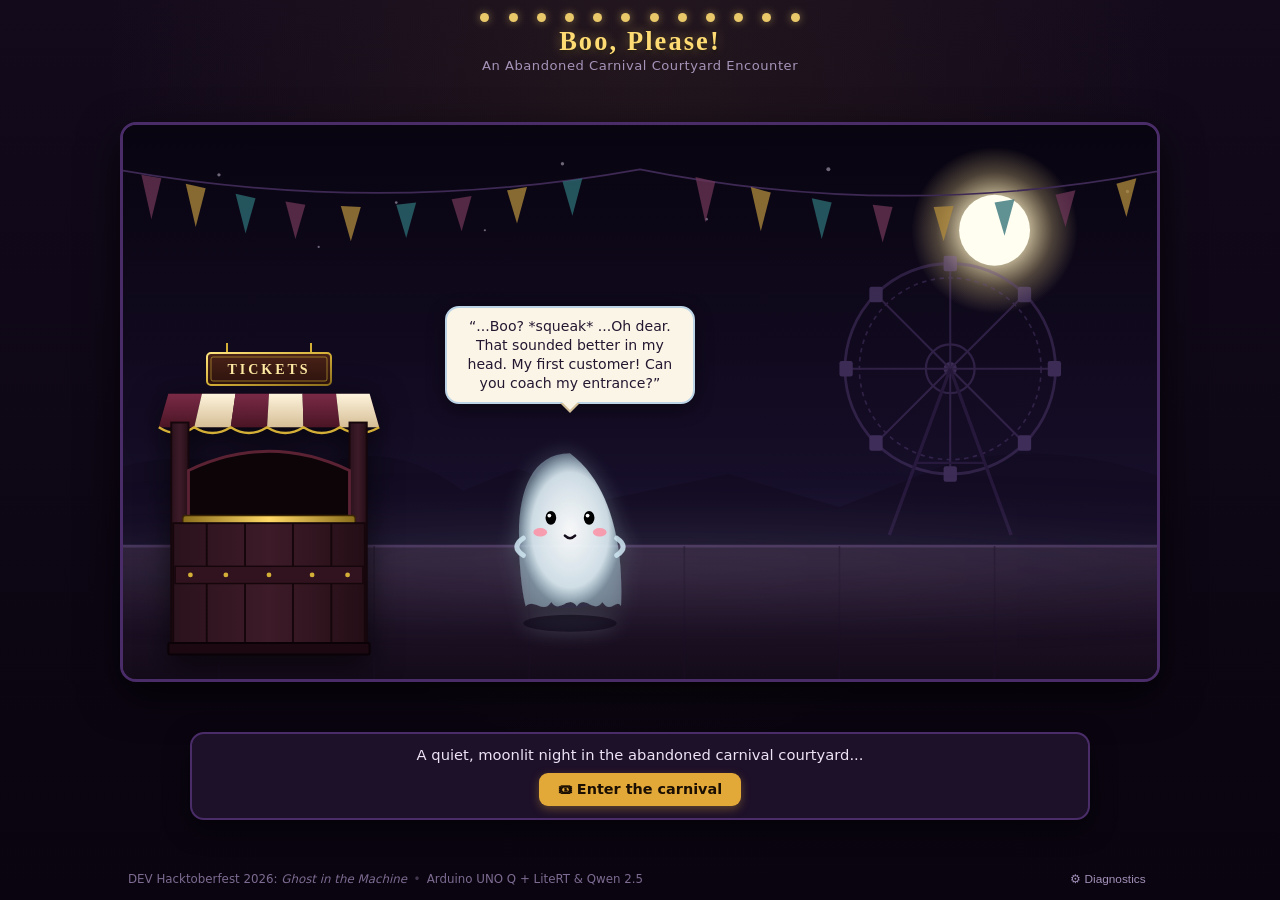
<file: static/index.html>
<!DOCTYPE html>
<!--
  SPDX-FileCopyrightText: Copyright (C) 2026 Boo, Please! Project
  SPDX-License-Identifier: MPL-2.0
-->
<html lang="en">
<head>
  <meta charset="UTF-8">
  <meta name="viewport" content="width=device-width, initial-scale=1.0">
  <title>Boo, Please! — Abandoned Carnival Courtyard</title>
  <link rel="stylesheet" href="/static/style.css">
</head>
<body>
  <!-- Abandoned Carnival Courtyard Experience -->
  <div class="carnival-app-shell">
    <!-- Atmospheric Carnival Marquee Header -->
    <header class="booth-header">
      <div class="light-bulbs-row" aria-hidden="true">
        <span class="bulb"></span><span class="bulb"></span><span class="bulb"></span><span class="bulb"></span>
        <span class="bulb"></span><span class="bulb"></span><span class="bulb"></span><span class="bulb"></span>
        <span class="bulb"></span><span class="bulb"></span><span class="bulb"></span><span class="bulb"></span>
      </div>
      <h1 class="theatrical-title">Boo, Please!</h1>
      <p class="booth-subtitle">An Abandoned Carnival Courtyard Encounter</p>
    </header>

    <!-- Shared Landscape Scene (Fills most of desktop viewport) -->
    <main class="courtyard-scene" id="courtyardScene" aria-label="Abandoned Carnival Courtyard">
      <!-- Distant Moonlit Sky, Ferris Wheel Silhouette & Faded Bunting Backdrop -->
      <svg class="scene-backdrop" viewBox="0 0 1000 500" preserveAspectRatio="xMidYMid slice" aria-hidden="true">
        <defs>
          <!-- Deep Night Carnival Sky Gradient -->
          <linearGradient id="skyGrad" x1="0%" y1="0%" x2="0%" y2="100%">
            <stop offset="0%" stop-color="#080410" />
            <stop offset="55%" stop-color="#140c24" />
            <stop offset="85%" stop-color="#1c1635" />
            <stop offset="100%" stop-color="#261a38" />
          </linearGradient>

          <!-- Pale Moon Radial Glow -->
          <radialGradient id="moonGlow" cx="50%" cy="50%" r="50%">
            <stop offset="0%" stop-color="#fffced" stop-opacity="0.95" />
            <stop offset="40%" stop-color="#faecc0" stop-opacity="0.75" />
            <stop offset="70%" stop-color="#e3cb88" stop-opacity="0.3" />
            <stop offset="100%" stop-color="#e3cb88" stop-opacity="0" />
          </radialGradient>

          <!-- Boardwalk Walkway Texture Gradient -->
          <linearGradient id="groundGrad" x1="0%" y1="0%" x2="0%" y2="100%">
            <stop offset="0%" stop-color="#2a1e36" />
            <stop offset="30%" stop-color="#21152a" />
            <stop offset="100%" stop-color="#140b1a" />
          </linearGradient>
        </defs>

        <!-- Sky Backdrop -->
        <rect width="1000" height="500" fill="url(#skyGrad)" />

        <!-- Distant Pale Glowing Moon -->
        <circle cx="820" cy="95" r="75" fill="url(#moonGlow)" />
        <circle cx="820" cy="95" r="32" fill="#fffef0" />

        <!-- Distant Faint Stars -->
        <g fill="#e6dcf5" opacity="0.45">
          <circle cx="120" cy="45" r="1.5" /><circle cx="280" cy="70" r="1.2" />
          <circle cx="430" cy="35" r="1.5" /><circle cx="560" cy="85" r="1.2" />
          <circle cx="670" cy="40" r="1.8" /><circle cx="940" cy="60" r="1.5" />
          <circle cx="210" cy="110" r="1.0" /><circle cx="360" cy="95" r="1.0" />
        </g>

        <!-- Distant Carnival Silhouettes (Big Top Tents & Coaster Track) -->
        <path d="M 0 380 L 0 320 Q 90 280 180 325 Q 260 270 340 330 L 390 310 L 460 340 L 580 315 L 680 345 L 780 305 Q 890 280 1000 330 L 1000 380 Z" fill="#120a1f" opacity="0.6" />

        <!-- Moonlit Ferris Wheel Silhouette (Center-Right Distant) -->
        <g opacity="0.35" transform="translate(680, 110)">
          <!-- Outer Wheel Rings -->
          <circle cx="100" cy="110" r="95" fill="none" stroke="#684a8c" stroke-width="2.5" />
          <circle cx="100" cy="110" r="82" fill="none" stroke="#684a8c" stroke-width="1.5" stroke-dasharray="4,4" />
          <circle cx="100" cy="110" r="22" fill="none" stroke="#684a8c" stroke-width="2" />
          <circle cx="100" cy="110" r="6" fill="#8c6ab8" />

          <!-- Wheel Spokes -->
          <line x1="100" y1="15" x2="100" y2="205" stroke="#684a8c" stroke-width="1.8" />
          <line x1="5" y1="110" x2="195" y2="110" stroke="#684a8c" stroke-width="1.8" />
          <line x1="33" y1="43" x2="167" y2="177" stroke="#684a8c" stroke-width="1.8" />
          <line x1="33" y1="177" x2="167" y2="43" stroke="#684a8c" stroke-width="1.8" />

          <!-- Passenger Gondolas -->
          <rect x="94" y="8" width="12" height="14" rx="2" fill="#8c6ab8" />
          <rect x="94" y="198" width="12" height="14" rx="2" fill="#8c6ab8" />
          <rect x="0" y="103" width="12" height="14" rx="2" fill="#8c6ab8" />
          <rect x="188" y="103" width="12" height="14" rx="2" fill="#8c6ab8" />
          <rect x="27" y="36" width="12" height="14" rx="2" fill="#8c6ab8" />
          <rect x="161" y="170" width="12" height="14" rx="2" fill="#8c6ab8" />
          <rect x="27" y="170" width="12" height="14" rx="2" fill="#8c6ab8" />
          <rect x="161" y="36" width="12" height="14" rx="2" fill="#8c6ab8" />

          <!-- Support Tower Legs -->
          <line x1="100" y1="110" x2="45" y2="260" stroke="#4a3068" stroke-width="3" />
          <line x1="100" y1="110" x2="155" y2="260" stroke="#4a3068" stroke-width="3" />
          <line x1="68" y1="195" x2="132" y2="195" stroke="#4a3068" stroke-width="2" />
        </g>

        <!-- Overhead Faded Carnival Bunting Strings -->
        <g class="faded-bunting">
          <!-- String Swags -->
          <path d="M 0 35 Q 250 85 500 40 Q 750 90 1000 35" fill="none" stroke="#3d2954" stroke-width="1.5" />
          
          <!-- Triangular Pennants (Faded Plum, Amber & Teal) -->
          <polygon points="50,45 68,48 59,85" fill="#6b3456" opacity="0.75" />
          <polygon points="90,53 108,57 99,92" fill="#b08b3c" opacity="0.75" />
          <polygon points="135,62 153,66 144,98" fill="#2d6e75" opacity="0.75" />
          <polygon points="180,69 198,72 189,103" fill="#6b3456" opacity="0.75" />
          <polygon points="230,73 248,74 239,105" fill="#b08b3c" opacity="0.75" />
          <polygon points="280,72 298,70 289,102" fill="#2d6e75" opacity="0.75" />
          <polygon points="330,67 348,64 339,96" fill="#6b3456" opacity="0.75" />
          <polygon points="380,59 398,56 389,89" fill="#b08b3c" opacity="0.75" />
          <polygon points="430,51 448,48 439,82" fill="#2d6e75" opacity="0.75" />

          <polygon points="550,47 568,51 559,88" fill="#6b3456" opacity="0.75" />
          <polygon points="600,56 618,61 609,96" fill="#b08b3c" opacity="0.75" />
          <polygon points="655,66 673,70 664,103" fill="#2d6e75" opacity="0.75" />
          <polygon points="710,72 728,74 719,106" fill="#6b3456" opacity="0.75" />
          <polygon points="765,74 783,73 774,105" fill="#b08b3c" opacity="0.75" />
          <polygon points="820,70 838,67 829,100" fill="#2d6e75" opacity="0.75" />
          <polygon points="875,63 893,59 884,92" fill="#6b3456" opacity="0.75" />
          <polygon points="930,53 948,48 939,83" fill="#b08b3c" opacity="0.75" />
        </g>

        <!-- Foreground Boardwalk / Courtyard Walkway -->
        <rect x="0" y="380" width="1000" height="120" fill="url(#groundGrad)" />
        <line x1="0" y1="380" x2="1000" y2="380" stroke="#443257" stroke-width="2.5" />
        <!-- Boardwalk plank lines -->
        <g stroke="#1a0f24" stroke-width="1.5" opacity="0.6">
          <line x1="120" y1="380" x2="120" y2="500" /><line x1="260" y1="380" x2="260" y2="500" />
          <line x1="400" y1="380" x2="400" y2="500" /><line x1="540" y1="380" x2="540" y2="500" />
          <line x1="680" y1="380" x2="680" y2="500" /><line x1="820" y1="380" x2="820" y2="500" />
        </g>
      </svg>

      <!-- Ambient Drifting Mist Layer -->
      <div class="ambient-mist-container" aria-hidden="true">
        <div class="mist-drift-cloud mist-layer-1"></div>
        <div class="mist-drift-cloud mist-layer-2"></div>
      </div>

      <!-- LEFT PROP: Weathered Carnival Ticket Booth -->
      <div class="courtyard-ticket-booth" id="ticketBooth" aria-label="Weathered Carnival Ticket Booth">
        <!-- Swinging Brass-Framed "TICKETS" Sign -->
        <div class="booth-sign-wrapper" aria-hidden="true">
          <svg viewBox="0 0 140 45" class="booth-sign swinging-sign">
            <defs>
              <linearGradient id="signWoodGrad" x1="0%" y1="0%" x2="0%" y2="100%">
                <stop offset="0%" stop-color="#4a2218" />
                <stop offset="100%" stop-color="#2c120c" />
              </linearGradient>
              <linearGradient id="signBrassGrad" x1="0%" y1="0%" x2="100%" y2="100%">
                <stop offset="0%" stop-color="#ffe680" />
                <stop offset="50%" stop-color="#d4af37" />
                <stop offset="100%" stop-color="#8a6d1c" />
              </linearGradient>
            </defs>
            <!-- Hanging Chains -->
            <line x1="28" y1="0" x2="28" y2="12" stroke="#d4af37" stroke-width="2" />
            <line x1="112" y1="0" x2="112" y2="12" stroke="#d4af37" stroke-width="2" />
            <!-- Signboard Frame -->
            <rect x="8" y="10" width="124" height="32" rx="4" fill="url(#signWoodGrad)" stroke="url(#signBrassGrad)" stroke-width="2" />
            <!-- Inner Gold Border -->
            <rect x="12" y="14" width="116" height="24" rx="2" fill="none" stroke="#d4af37" stroke-width="1" stroke-opacity="0.6" />
            <!-- Text: TICKETS -->
            <text x="70" y="31" fill="#ffeaa3" font-family="'Cinzel', Georgia, serif" font-size="14" font-weight="bold" letter-spacing="3" text-anchor="middle">TICKETS</text>
          </svg>
        </div>

        <!-- Ticket Booth Canopy & Window Structure -->
        <svg viewBox="0 0 240 320" class="booth-structure-svg" aria-hidden="true">
          <defs>
            <linearGradient id="boothWood" x1="0%" y1="0%" x2="100%" y2="0%">
              <stop offset="0%" stop-color="#2a121c" />
              <stop offset="50%" stop-color="#3d1b28" />
              <stop offset="100%" stop-color="#240e16" />
            </linearGradient>
            <linearGradient id="awningPlum" x1="0%" y1="0%" x2="0%" y2="100%">
              <stop offset="0%" stop-color="#7a2a46" />
              <stop offset="100%" stop-color="#4a1525" />
            </linearGradient>
            <linearGradient id="awningCream" x1="0%" y1="0%" x2="0%" y2="100%">
              <stop offset="0%" stop-color="#fdf3dc" />
              <stop offset="100%" stop-color="#d6be96" />
            </linearGradient>
            <linearGradient id="counterBrass" x1="0%" y1="0%" x2="100%" y2="0%">
              <stop offset="0%" stop-color="#8a6d1c" />
              <stop offset="50%" stop-color="#ffd966" />
              <stop offset="100%" stop-color="#8a6d1c" />
            </linearGradient>
          </defs>

          <!-- Weathered Awning Roof (Scalloped Stripes) -->
          <polygon points="15,45 225,45 235,80 5,80" fill="#240e16" />
          <polygon points="15,45 50,45 42,80 5,80" fill="url(#awningPlum)" />
          <polygon points="50,45 85,45 80,80 42,80" fill="url(#awningCream)" />
          <polygon points="85,45 120,45 118,80 80,80" fill="url(#awningPlum)" />
          <polygon points="120,45 155,45 156,80 118,80" fill="url(#awningCream)" />
          <polygon points="155,45 190,45 194,80 156,80" fill="url(#awningPlum)" />
          <polygon points="190,45 225,45 235,80 194,80" fill="url(#awningCream)" />
          <!-- Awning scalloped valance fringe -->
          <path d="M 5 80 Q 24 92 42 80 Q 61 92 80 80 Q 99 92 118 80 Q 137 92 156 80 Q 175 92 194 80 Q 214 92 235 80" fill="none" stroke="#d4af37" stroke-width="2.5" />

          <!-- Side Corner Posts -->
          <rect x="18" y="75" width="18" height="240" fill="url(#boothWood)" stroke="#15060b" stroke-width="2" />
          <rect x="204" y="75" width="18" height="240" fill="url(#boothWood)" stroke="#15060b" stroke-width="2" />

          <!-- Arched Service Window Frame (Behind which ghost hides and reveals) -->
          <path d="M 36 175 L 36 125 Q 120 85 204 125 L 204 175 Z" fill="#0d0408" stroke="#5a2233" stroke-width="3" />

          <!-- Service Window Sill / Brass Rail -->
          <rect x="30" y="172" width="180" height="10" rx="3" fill="url(#counterBrass)" stroke="#3a2505" stroke-width="1.5" />

          <!-- SOLID OPAQUE FRONT LOWER COUNTER (Physical Hiding Barrier) -->
          <rect x="20" y="180" width="200" height="135" fill="url(#boothWood)" stroke="#15060b" stroke-width="2" />
          
          <!-- Wood Planks Detailing -->
          <line x1="55" y1="180" x2="55" y2="315" stroke="#15060b" stroke-width="2" />
          <line x1="95" y1="180" x2="95" y2="315" stroke="#15060b" stroke-width="2" />
          <line x1="145" y1="180" x2="145" y2="315" stroke="#15060b" stroke-width="2" />
          <line x1="185" y1="180" x2="185" y2="315" stroke="#15060b" stroke-width="2" />
          <!-- Horizontal Brace & Rivets -->
          <rect x="22" y="225" width="196" height="18" fill="#30131e" stroke="#15060b" stroke-width="1.5" />
          <circle cx="38" cy="234" r="2.5" fill="#d4af37" />
          <circle cx="75" cy="234" r="2.5" fill="#d4af37" />
          <circle cx="120" cy="234" r="2.5" fill="#d4af37" />
          <circle cx="165" cy="234" r="2.5" fill="#d4af37" />
          <circle cx="202" cy="234" r="2.5" fill="#d4af37" />

          <!-- Lower Base Molding -->
          <rect x="15" y="305" width="210" height="12" rx="2" fill="#1b0810" stroke="#0a0206" stroke-width="2" />
        </svg>
      </div>

      <!-- SHARED COURTYARD STAGE ACTORS AREA -->
      <div class="courtyard-stage-actors" aria-label="Courtyard Performance Stage">

        <!-- GHOST ACTOR: Nested Position -> Viewport/Clipping -> Motion -> SVG Artwork -->
        <div class="actor-container actor-ghost" id="ghostPosNode" aria-label="Casper the Carnival Ghost">
          <!-- Ghost Speech Bubble (Anchored Above Ghost) -->
          <div class="dialogue-bubble ghost-bubble" id="ghostDialogue" role="status" aria-live="polite">
            <p id="dialogueText">“...Boo? *squeak* ...Oh dear. That sounded better in my head. My first customer! Can you coach my entrance?”</p>
          </div>

          <!-- Concealment Clipping Viewport (Clips at bottom of counter) -->
          <div class="ghost-viewport" id="ghostViewportNode">
            <!-- Motion Bobbing Wrapper (Decoupled from world position and face expressions) -->
            <div class="ghost-motion" id="ghostMotionNode">
              <!-- Ghost Wrapper & Inline SVG Artwork -->
              <div class="ghost-wrapper" id="ghostCharacter">
                <svg id="ghostSvg" viewBox="0 0 200 240" class="ghost-svg ghost-embarrassed" role="img" aria-label="Casper the earnest cloth ghost">
                  <defs>
                    <radialGradient id="ghostGlow" cx="50%" cy="50%" r="50%">
                      <stop offset="0%" stop-color="#ffffff" stop-opacity="0.95" />
                      <stop offset="75%" stop-color="#e2f1f8" stop-opacity="0.85" />
                      <stop offset="100%" stop-color="#b8dce8" stop-opacity="0.4" />
                    </radialGradient>
                    <filter id="shadowFilter" x="-20%" y="-20%" width="140%" height="140%">
                      <feDropShadow dx="0" dy="12" stdDeviation="8" flood-color="#0a0514" flood-opacity="0.45" />
                    </filter>
                  </defs>

                  <ellipse cx="100" cy="225" rx="55" ry="10" class="stage-shadow" />

                  <g class="ghost-body-group" filter="url(#shadowFilter)">
                    <path id="ghostSheet" class="ghost-sheet" d="
                      M 100 25
                      C 55 25, 40 70, 40 120
                      C 40 165, 45 195, 48 205
                      C 58 195, 68 215, 78 200
                      C 88 215, 98 190, 108 205
                      C 118 190, 128 215, 138 200
                      C 148 215, 155 195, 160 205
                      C 162 165, 160 70, 100 25 Z
                    " fill="url(#ghostGlow)" />

                    <ellipse id="blushLeft" cx="65" cy="118" rx="8" ry="5" class="blush" />
                    <ellipse id="blushRight" cx="135" cy="118" rx="8" ry="5" class="blush" />

                    <g id="ghostEyes" class="ghost-eyes">
                      <ellipse id="eyeLeft" cx="75" cy="98" rx="7" ry="9" class="eye-pupil" />
                      <ellipse id="eyeRight" cx="125" cy="98" rx="7" ry="9" class="eye-pupil" />
                      <circle id="eyeShineLeft" cx="73" cy="95" r="2.5" fill="#fff" />
                      <circle id="eyeShineRight" cx="123" cy="95" r="2.5" fill="#fff" />
                    </g>

                    <path id="ghostMouth" class="ghost-mouth mouth-embarrassed" d="M 94 122 Q 100 128 106 122" />

                    <path id="armLeft" class="ghost-arm" d="M 45 125 Q 30 135 45 145" />
                    <path id="armRight" class="ghost-arm" d="M 155 125 Q 170 135 155 145" />
                  </g>
                </svg>
              </div>
            </div>
          </div>
        </div>

        <!-- BARNABY ACTOR: Nested Position -> Motion/Waddle -> SVG Artwork -->
        <div class="actor-container actor-visitor" id="visitorPosNode" aria-label="Barnaby the Clockwork Tin Bear">
          <!-- Visitor Speech Bubble (Anchored Above Barnaby) -->
          <div class="dialogue-bubble visitor-bubble hidden" id="visitorDialogue" role="status" aria-live="polite">
            <p id="visitorDialogueText">...</p>
          </div>

          <!-- Motion / Walking Waddle Wrapper -->
          <div class="visitor-motion" id="visitorMotionNode">
            <!-- Visitor Wrapper & Inline SVG Artwork -->
            <div class="visitor-wrapper" id="visitorCharacter">
              <svg id="visitorSvg" viewBox="0 0 160 200" class="visitor-svg visitor-idle" role="img" aria-label="Barnaby the Clockwork Tin Bear">
                <defs>
                  <linearGradient id="tinGradient" x1="0%" y1="0%" x2="100%" y2="100%">
                    <stop offset="0%" stop-color="#a67c52" />
                    <stop offset="40%" stop-color="#805933" />
                    <stop offset="100%" stop-color="#4a3018" />
                  </linearGradient>
                  <linearGradient id="brassGradient" x1="0%" y1="0%" x2="100%" y2="100%">
                    <stop offset="0%" stop-color="#ffe270" />
                    <stop offset="50%" stop-color="#d4af37" />
                    <stop offset="100%" stop-color="#8c701e" />
                  </linearGradient>
                </defs>

                <ellipse cx="80" cy="188" rx="42" ry="8" class="visitor-shadow" />

                <!-- Winding Key on Back -->
                <g id="windingKey" class="winding-key">
                  <path d="M 125 105 L 145 105" stroke="#d4af37" stroke-width="4" stroke-linecap="round" />
                  <circle cx="148" cy="98" r="9" fill="none" stroke="#d4af37" stroke-width="3" />
                  <circle cx="148" cy="112" r="9" fill="none" stroke="#d4af37" stroke-width="3" />
                </g>

                <!-- Body -->
                <rect x="50" y="80" width="60" height="75" rx="18" fill="url(#tinGradient)" stroke="#2b1a0b" stroke-width="2.5" />
                <rect x="62" y="96" width="36" height="42" rx="10" fill="url(#brassGradient)" opacity="0.9" stroke="#5a4212" stroke-width="1.5" />
                <circle cx="67" cy="102" r="1.5" fill="#3a2505" />
                <circle cx="93" cy="102" r="1.5" fill="#3a2505" />
                <circle cx="67" cy="132" r="1.5" fill="#3a2505" />
                <circle cx="93" cy="132" r="1.5" fill="#3a2505" />

                <!-- Head -->
                <circle cx="80" cy="55" r="32" fill="url(#tinGradient)" stroke="#2b1a0b" stroke-width="2.5" />
                <circle cx="56" cy="30" r="12" fill="url(#tinGradient)" stroke="#2b1a0b" stroke-width="2" />
                <circle cx="56" cy="30" r="6" fill="url(#brassGradient)" />
                <circle cx="104" cy="30" r="12" fill="url(#tinGradient)" stroke="#2b1a0b" stroke-width="2" />
                <circle cx="104" cy="30" r="6" fill="url(#brassGradient)" />

                <!-- Face -->
                <circle id="visitorEyeL" cx="70" cy="50" r="5" fill="#150d06" />
                <circle cx="68" cy="48" r="1.5" fill="#fff" />
                <circle id="visitorEyeR" cx="90" cy="50" r="5" fill="#150d06" />
                <circle cx="88" cy="48" r="1.5" fill="#fff" />

                <ellipse cx="80" cy="62" rx="14" ry="10" fill="#d9b68b" stroke="#331e0c" stroke-width="1.5" />
                <polygon points="76,57 84,57 80,63" fill="#2b1a0b" />
                <path id="visitorMouth" d="M 76 66 Q 80 69 84 66" fill="none" stroke="#2b1a0b" stroke-width="2" stroke-linecap="round" />

                <!-- Arms -->
                <path id="visitorArmL" class="visitor-arm" d="M 48 95 Q 36 115 50 125" fill="none" stroke="url(#tinGradient)" stroke-width="8" stroke-linecap="round" />
                <path id="visitorArmR" class="visitor-arm" d="M 112 95 Q 124 115 110 125" fill="none" stroke="url(#tinGradient)" stroke-width="8" stroke-linecap="round" />

                <!-- Feet -->
                <ellipse cx="62" cy="160" rx="14" ry="8" fill="url(#brassGradient)" stroke="#2b1a0b" stroke-width="2" />
                <ellipse cx="98" cy="160" rx="14" ry="8" fill="url(#brassGradient)" stroke="#2b1a0b" stroke-width="2" />
              </svg>
            </div>
          </div>
        </div>

      </div>
    </main>

    <!-- COMPACT CONTEXTUAL CONTROL DOCK (Directly below landscape scene) -->
    <section class="control-dock" id="controlDock" aria-label="Game Control Dock">

      <!-- Recoverable Error Notification Banner -->
      <div id="recoverableErrorBanner" class="error-banner hidden" role="alert">
        <span id="errorMessage">Communication paused. Please try again.</span>
        <button id="retryErrorBtn" class="btn btn-sm btn-secondary">🔄 Try Again</button>
      </div>

      <!-- STEP 1: Arrival Screen (User-Clicked "Enter the carnival") -->
      <div id="stepArrival" class="game-step-view">
        <div class="step-narrative">
          <p>A quiet, moonlit night in the abandoned carnival courtyard...</p>
        </div>
        <button id="startCoachingBtn" class="btn btn-primary" aria-label="Enter the carnival courtyard">
          🎟 Enter the carnival
        </button>
      </div>

      <!-- STEP 2: Entrance Coaching Screen -->
      <div id="stepCoaching" class="game-step-view hidden">
        <div class="step-narrative">
          <label for="coachInput" class="step-label">How should our ghost make its entrance?</label>
        </div>
        <form id="coachForm" class="coach-form">
          <div class="coach-input-group">
            <input 
              type="text" 
              id="coachInput" 
              class="coach-input" 
              placeholder="e.g. Hide behind the ticket booth, then spooky boo" 
              autocomplete="off" 
              maxlength="150" 
              aria-label="Coaching instruction for the ghost"
            />
            <button type="submit" id="coachBtn" class="btn btn-primary">Plan Entrance</button>
          </div>
        </form>
        <div class="coach-chips-row" aria-label="Disclosed entrance plans">
          <button type="button" class="coach-chip" data-text="Hide behind the ticket booth, then spooky boo">“Hide behind the ticket booth, then spooky boo”</button>
          <button type="button" class="coach-chip" data-text="Pause for suspense, then whisper boo">“Pause for suspense, then whisper boo”</button>
          <button type="button" class="coach-chip" data-text="Creep in slow motion, then spooky boo">“Creep in slow motion, then spooky boo”</button>
          <button type="button" class="coach-chip" data-text="Hide behind the booth, then emerge">“Hide behind the booth, then emerge”</button>
        </div>
        <div id="coachingThinking" class="thinking-indicator hidden" aria-live="polite">
          <span class="thinking-spinner" aria-hidden="true">⏳</span>
          <span>The ghost is pondering your plan on UNO Q machine brain...</span>
        </div>
      </div>

      <!-- STEP 3: Optional Sound Demonstration Screen -->
      <div id="stepRecording" class="game-step-view hidden">
        <div class="step-narrative">
          <p id="soundPromptText">Our ghost needs to hear your sound to rehearse!</p>
        </div>
        <div class="controls-row primary-controls" id="recordingInitialControls">
          <button id="recordBtn" class="btn btn-record" aria-label="Record sound demonstration">
            <span class="record-icon" aria-hidden="true"></span>
            <span id="recordBtnText">Record Sound (2–3s)</span>
          </button>
          <button id="reuseAudioBtn" class="btn btn-secondary hidden" aria-label="Reuse previous recorded sound">
            🔁 Use Kept Recording
          </button>
          <button id="defaultSoundBtn" class="btn btn-tertiary" aria-label="Use default ghost sound without recording">
            👻 Use Ghost Squeak
          </button>
        </div>
        <!-- Recording Meter -->
        <div id="recordingFeedback" class="recording-feedback hidden" aria-live="assertive">
          <div class="meter-bar"><div id="meterProgress" class="meter-fill"></div></div>
          <p id="meterStatus">Listening closely to your sound...</p>
        </div>
        <!-- Keep / Retry Row -->
        <div id="soundDecisionRow" class="controls-row hidden">
          <button id="keepSoundBtn" class="btn btn-primary">
            ✓ Keep Sound & Rehearse
          </button>
          <button id="retrySoundBtn" class="btn btn-secondary">
            🔄 Try Sound Again
          </button>
        </div>
      </div>

      <!-- STEP 4: Performance View (Active Animation Banner) -->
      <div id="stepPerformance" class="game-step-view hidden">
        <div class="performance-banner" id="performanceBanner" aria-live="polite">
          <span class="theatre-mask" aria-hidden="true">🎭</span>
          <span id="performanceActionText">Rehearsing Entrance...</span>
        </div>
      </div>

      <!-- STEP 5: Outcome & Revision Screen -->
      <div id="stepOutcome" class="game-step-view hidden">
        <div class="controls-row outcome-buttons">
          <button id="reviseBtn" class="btn btn-primary">
            ✏ Rehearse Another Entrance
          </button>
          <button id="againSlowerBtn" class="btn btn-secondary">
            ⏳ Again, but slower
          </button>
          <button id="finaleBtn" class="btn btn-gold">
            🌟 Grand Finale Performance
          </button>
        </div>
      </div>

      <!-- STEP 6: Earned Grand Finale Screen -->
      <div id="stepFinale" class="game-step-view hidden">
        <div class="step-narrative finale-narrative">
          <p id="finaleNarrativeText">🎉 The Carnival Phantom has found its haunt! Warm bulbs flash and the crowd cheers!</p>
        </div>
        <button id="restartBtn" class="btn btn-primary">
          🔄 Restart Show
        </button>
      </div>

    </section>

    <!-- Footer with Developer Panel Toggle -->
    <footer class="booth-footer">
      <div class="booth-info">
        <span>DEV Hacktoberfest 2026: <em>Ghost in the Machine</em></span>
        <span class="sep">•</span>
        <span>Arduino UNO Q + LiteRT & Qwen 2.5</span>
      </div>
      <button id="toggleDiagBtn" class="btn-text-diag" aria-expanded="false" aria-controls="diagnosticsPanel">
        ⚙ Diagnostics
      </button>
    </footer>
  </div>

  <!-- Developer Diagnostics Drawer (Initially Collapsed) -->
  <aside id="diagnosticsPanel" class="diagnostics-drawer hidden" aria-label="Model Diagnostics View">
    <div class="diag-header">
      <h2>Model & Hardware Diagnostics</h2>
      <button id="closeDiagBtn" class="btn-close" aria-label="Close diagnostics">&times;</button>
    </div>
    <div class="diag-content">
      <div class="diag-card">
        <h3>Edge Inference Environment</h3>
        <ul>
          <li><strong>Host Device:</strong> Arduino UNO Q Linux (<code>aarch64</code> Qualcomm SoC)</li>
          <li><strong>Microcontroller:</strong> STM32U585xx Cortex-M33 (Bridge RPC)</li>
          <li><strong>Display:</strong> Physical 8×13 Grayscale LED Matrix (Status: decoupled)</li>
          <li><strong>Audio Model:</strong> YAMNet TFLite (15.3 MB, LiteRT CPU XNNPACK)</li>
          <li><strong>Instruction LLM:</strong> Qwen 2.5 0.5B Instruct (469 MB GGUF, <code>llama-server</code>)</li>
        </ul>
      </div>

      <div class="diag-card">
        <h3>Active Act Plan & Semantic Coaching</h3>
        <table class="diag-table" id="diagPlanTable">
          <tbody>
            <tr><th>Actions Planned:</th><td id="diagPlanActions">—</td></tr>
            <tr><th>Pace:</th><td id="diagPlanPace">—</td></tr>
            <tr><th>Needs Sound:</th><td id="diagPlanSound">—</td></tr>
            <tr><th>LLM Latency:</th><td id="diagPlanLatency">—</td></tr>
            <tr><th>Token Speed:</th><td id="diagPlanTokenSpeed">—</td></tr>
            <tr><th>Dialogue Line:</th><td id="diagPlanDialogue">—</td></tr>
          </tbody>
        </table>
      </div>

      <div class="diag-card">
        <h3>Performance Outcome & Game Rule</h3>
        <table class="diag-table" id="diagOutcomeTable">
          <tbody>
            <tr><th>Visitor Reaction:</th><td id="diagOutcomeResult">—</td></tr>
            <tr><th>Rule Applied:</th><td id="diagOutcomeRule">—</td></tr>
            <tr><th>Rule Explanation:</th><td id="diagRuleExplanation">—</td></tr>
            <tr><th>Pace Effect:</th><td id="diagPaceEffect">—</td></tr>
            <tr><th>LED Matrix RPC:</th><td id="diagMatrixStatus">skipped (animation firmware active)</td></tr>
          </tbody>
        </table>
      </div>

      <div class="diag-card">
        <h3>Audio Classifier (YAMNet)</h3>
        <table class="diag-table" id="diagAudioTable">
          <tbody>
            <tr><th>Active Audio ID:</th><td id="diagAudioId">—</td></tr>
            <tr><th>Audio Source:</th><td id="diagAudioSource">—</td></tr>
            <tr><th>Inference Latency:</th><td id="diagInferLatency">—</td></tr>
            <tr><th>Audio Duration / RMS:</th><td id="diagAudioMetrics">—</td></tr>
            <tr><th>Top Category:</th><td id="diagCategory">—</td></tr>
          </tbody>
        </table>
        <ol id="diagTopClassesList" class="diag-classes-list">
          <li><em>Awaiting recording inference...</em></li>
        </ol>
      </div>
    </div>
  </aside>

  <script src="/static/app.js"></script>
</body>
</html>
</file>
<file: static/style.css>
/*
  SPDX-FileCopyrightText: Copyright (C) 2026 Boo, Please! Project
  SPDX-License-Identifier: MPL-2.0
*/

:root {
  --color-plum-dark: #0e0717;
  --color-plum-mid: #1d1029;
  --color-plum-light: #361f4c;
  --color-plum-border: #4a2d68;
  --color-gold: #e2a838;
  --color-gold-glow: rgba(226, 168, 56, 0.35);
  --color-bulb-warm: #ffdc73;
  --color-bulb-glow: rgba(255, 220, 115, 0.55);
  --color-parchment: #fbf5e8;
  --color-parchment-border: #d4c19c;
  --color-text-main: #241730;
  --color-text-light: #ece3f5;
  --color-text-dim: #a693b8;
  --color-teal: #2b7a84;
  --color-curtain-wine: #5c182b;
  --font-serif: "Cinzel", "Georgia", "Palatino", "Times New Roman", serif;
  --font-sans: system-ui, -apple-system, BlinkMacSystemFont, "Segoe UI", Roboto, sans-serif;
  --radius-scene: 16px;
  --radius-dock: 14px;
}

*, *::before, *::after {
  box-sizing: border-box;
  margin: 0;
  padding: 0;
}

html, body {
  width: 100%;
  min-height: 100vh;
  overflow-x: hidden;
  background-color: var(--color-plum-dark);
  color: var(--color-text-light);
  font-family: var(--font-sans);
}

body {
  display: flex;
  justify-content: center;
  align-items: stretch;
  padding: 0.5rem;
  background-image: 
    radial-gradient(ellipse at 50% 5%, rgba(226, 168, 56, 0.08) 0%, transparent 60%),
    linear-gradient(180deg, #130a1c 0%, #09040f 100%);
}

/* App Shell */
.carnival-app-shell {
  width: 100%;
  max-width: 1040px;
  margin: 0 auto;
  display: flex;
  flex-direction: column;
  justify-content: space-between;
  min-height: 98vh;
  position: relative;
}

/* Header */
.booth-header {
  text-align: center;
  padding: 0.3rem 0.5rem 0.4rem 0.5rem;
  position: relative;
  flex-shrink: 0;
}

.light-bulbs-row {
  display: flex;
  justify-content: center;
  gap: 1.2rem;
  margin-bottom: 0.25rem;
}

.bulb {
  width: 9px;
  height: 9px;
  border-radius: 50%;
  background-color: var(--color-bulb-warm);
  box-shadow: 0 0 8px var(--color-bulb-glow);
  opacity: 0.9;
  animation: bulbFlicker 4s infinite alternate ease-in-out;
}

.bulb:nth-child(2) { animation-delay: 0.7s; }
.bulb:nth-child(3) { animation-delay: 1.4s; }
.bulb:nth-child(4) { animation-delay: 2.1s; }
.bulb:nth-child(5) { animation-delay: 2.8s; }
.bulb:nth-child(6) { animation-delay: 3.5s; }

@keyframes bulbFlicker {
  0% { opacity: 0.92; filter: brightness(1); }
  50% { opacity: 0.75; filter: brightness(0.85); }
  75% { opacity: 1; filter: brightness(1.2); }
  100% { opacity: 0.88; filter: brightness(0.95); }
}

.theatrical-title {
  font-family: var(--font-serif);
  font-size: 1.65rem;
  font-weight: 700;
  letter-spacing: 0.08em;
  color: var(--color-bulb-warm);
  text-shadow: 0 0 12px rgba(255, 220, 115, 0.4), 0 2px 4px rgba(0,0,0,0.8);
  margin-bottom: 0.1rem;
}

.booth-subtitle {
  font-size: 0.82rem;
  color: var(--color-text-dim);
  letter-spacing: 0.04em;
}

/* --- Shared Landscape Scene (Courtyard) --- */
.courtyard-scene {
  position: relative;
  width: 100%;
  height: calc(100vh - 215px);
  min-height: 420px;
  max-height: 560px;
  background-color: #0b0514;
  border: 3px solid var(--color-plum-border);
  border-radius: var(--radius-scene);
  overflow: hidden;
  box-shadow: 
    0 14px 40px rgba(0, 0, 0, 0.75),
    inset 0 0 50px rgba(0, 0, 0, 0.6);
  flex-grow: 1;
}

/* SVG Scene Backdrop */
.scene-backdrop {
  position: absolute;
  top: 0;
  left: 0;
  width: 100%;
  height: 100%;
  z-index: 1;
  pointer-events: none;
}

/* Ambient Drifting Mist */
.ambient-mist-container {
  position: absolute;
  top: 0;
  left: 0;
  width: 100%;
  height: 100%;
  z-index: 2;
  pointer-events: none;
  overflow: hidden;
}

.mist-drift-cloud {
  position: absolute;
  bottom: 60px;
  left: -40%;
  width: 180%;
  height: 120px;
  border-radius: 50%;
  background: radial-gradient(ellipse at 50% 50%, rgba(195, 180, 220, 0.09) 0%, rgba(140, 120, 175, 0.04) 50%, transparent 75%);
  filter: blur(22px);
}

.mist-layer-1 {
  animation: mistDrift1 28s ease-in-out infinite alternate;
}

.mist-layer-2 {
  bottom: 40px;
  animation: mistDrift2 36s ease-in-out infinite alternate;
  opacity: 0.7;
}

@keyframes mistDrift1 {
  0% { transform: translateX(0); }
  100% { transform: translateX(120px); }
}

@keyframes mistDrift2 {
  0% { transform: translateX(60px); }
  100% { transform: translateX(-80px); }
}

/* Weathered Carnival Ticket Booth */
.courtyard-ticket-booth {
  position: absolute;
  left: 3%;
  bottom: 20px;
  width: 230px;
  height: 310px;
  z-index: 10;
  pointer-events: none;
}

.booth-sign-wrapper {
  position: absolute;
  top: -6px;
  left: 50%;
  transform: translateX(-50%);
  width: 140px;
  height: 45px;
  z-index: 12;
}

.swinging-sign {
  width: 100%;
  height: 100%;
  transform-origin: 50% 0%;
  animation: signSway 4.8s ease-in-out infinite alternate;
}

@keyframes signSway {
  0% { transform: rotate(-2.8deg); }
  100% { transform: rotate(2.8deg); }
}

.booth-structure-svg {
  width: 100%;
  height: 100%;
  filter: drop-shadow(0 8px 16px rgba(0,0,0,0.65));
}

/* Courtyard Stage Actors Area */
.courtyard-stage-actors {
  position: absolute;
  top: 0;
  left: 0;
  width: 100%;
  height: 100%;
  z-index: 5;
  pointer-events: none;
}

.actor-container {
  pointer-events: auto;
}

/* --- Ghost Actor Positioning & Decoupled Wrappers --- */
#ghostPosNode {
  position: absolute;
  bottom: 25px;
  left: 35%;
  width: 170px;
  height: 240px;
  transition: left 1.6s cubic-bezier(0.25, 1, 0.5, 1);
  z-index: 5;
}

/* Ghost positions */
#ghostPosNode.at-booth {
  left: 8.5%;
}

#ghostPosNode.at-mark {
  left: 35%;
}

/* Ghost Viewport (Clipping Bounds) */
.ghost-viewport {
  position: relative;
  width: 100%;
  height: 100%;
  overflow: hidden;
}

/* Ghost Motion (Decoupled Bobbing & Y-Translation) */
.ghost-motion {
  position: relative;
  width: 100%;
  height: 100%;
  animation: ghostFloat 3.2s ease-in-out infinite alternate;
  transform: translateY(0);
}

@keyframes ghostFloat {
  0% { transform: translateY(0); }
  100% { transform: translateY(-9px); }
}

/* Ghost Action Motions */
.ghost-motion.ghost-hide {
  animation: none;
  transform: translateY(175px);
  transition: transform 0.85s cubic-bezier(0.4, 0, 0.2, 1);
}

.ghost-motion.ghost-emerge {
  animation: none;
  transform: translateY(0);
  transition: transform 0.8s cubic-bezier(0.18, 0.89, 0.32, 1.25);
}

.ghost-motion.ghost-slower_scare {
  animation: none;
  transform: translateY(0);
  transition: transform 2.2s cubic-bezier(0.18, 0.89, 0.32, 1.25);
}

.ghost-motion.ghost-curtsy_blush {
  animation: none;
  transform: translateY(14px) scale(0.96);
  transition: transform 0.75s ease-in-out;
}

.ghost-wrapper {
  width: 100%;
  height: 100%;
}

.ghost-svg {
  width: 100%;
  height: 100%;
  filter: drop-shadow(0 0 10px rgba(184, 220, 232, 0.4));
  transition: transform 0.3s ease;
}

/* Ghost Expressions / SVG Details */
.ghost-sheet {
  transition: fill 0.4s ease;
}

.blush {
  fill: #ff8ca3;
  opacity: 0;
  transition: opacity 0.4s ease;
}

.ghost-embarrassed .blush {
  opacity: 0.8;
}

.ghost-eyes {
  transform-origin: 100px 98px;
  transition: transform 0.3s ease;
}

.ghost-embarrassed .ghost-eyes {
  transform: translateY(3px) scale(0.9);
}

.ghost-listening .ghost-eyes {
  transform: translateY(-2px) scale(1.1);
}

.ghost-spooky .ghost-eyes {
  transform: scaleY(1.35) scaleX(1.15);
}

.ghost-mouth {
  stroke: #140b1c;
  stroke-width: 3;
  stroke-linecap: round;
  fill: none;
  transition: d 0.3s ease;
}

.ghost-arm {
  fill: none;
  stroke: #d0e7f2;
  stroke-width: 6;
  stroke-linecap: round;
  opacity: 0.85;
  transition: transform 0.3s ease;
  transform-origin: 100px 135px;
}

.ghost-spooky .ghost-arm {
  stroke: #fff;
  opacity: 1;
}

.ghost-curtsy_blush .blush {
  opacity: 0.9;
}

.stage-shadow {
  fill: rgba(10, 5, 20, 0.55);
}

/* --- Barnaby Actor Positioning & Motion --- */
#visitorPosNode {
  position: absolute;
  bottom: 25px;
  left: 106%; /* Offscreen right by default */
  width: 150px;
  height: 200px;
  transition: left 2.6s cubic-bezier(0.25, 1, 0.5, 1);
  z-index: 6;
}

#visitorPosNode.on-mark {
  left: 67%;
}

.visitor-motion {
  position: relative;
  width: 100%;
  height: 100%;
}

.visitor-motion.walking {
  animation: bearWalkBob 0.65s ease-in-out infinite;
}

@keyframes bearWalkBob {
  0% { transform: translateY(0) rotate(0deg); }
  25% { transform: translateY(-7px) rotate(-3.5deg); }
  50% { transform: translateY(0) rotate(0deg); }
  75% { transform: translateY(-7px) rotate(3.5deg); }
  100% { transform: translateY(0) rotate(0deg); }
}

.visitor-wrapper {
  width: 100%;
  height: 100%;
}

.visitor-svg {
  width: 100%;
  height: 100%;
  filter: drop-shadow(0 8px 12px rgba(0,0,0,0.6));
  transition: transform 0.4s ease;
}

.visitor-shadow {
  fill: rgba(10, 5, 20, 0.55);
}

/* Visitor Reactions */
.visitor-svg.visitor-shocked {
  animation: bearShock 0.85s ease-out forwards;
}

@keyframes bearShock {
  0% { transform: translateY(0) scale(1); }
  20% { transform: translateY(-28px) scale(1.08) rotate(-4deg); }
  45% { transform: translateY(-16px) scale(1.04) rotate(3deg); }
  70% { transform: translateY(-4px) scale(1.01) rotate(-1deg); }
  100% { transform: translateY(0) scale(1); }
}

.visitor-svg.visitor-amused {
  animation: bearChuckle 0.8s ease-in-out infinite alternate;
}

@keyframes bearChuckle {
  0% { transform: translateY(0) rotate(0deg); }
  50% { transform: translateY(-5px) rotate(2deg); }
  100% { transform: translateY(0) rotate(-2deg); }
}

.visitor-svg.visitor-bowing {
  transform: translateY(6px) rotate(-9deg);
  transition: transform 0.8s cubic-bezier(0.2, 0.8, 0.3, 1);
}

.winding-key {
  transform-origin: 148px 105px;
  animation: keyWind 3.5s linear infinite;
}

@keyframes keyWind {
  0% { transform: rotate(0deg); }
  100% { transform: rotate(360deg); }
}

/* --- Dialogue Speech Bubbles --- */
.dialogue-bubble {
  position: absolute;
  bottom: calc(100% + 10px);
  left: 50%;
  transform: translateX(-50%);
  background: var(--color-parchment);
  color: var(--color-text-main);
  border: 2px solid var(--color-parchment-border);
  border-radius: 14px;
  padding: 0.55rem 0.85rem;
  font-size: 0.88rem;
  line-height: 1.35;
  box-shadow: 0 5px 18px rgba(0, 0, 0, 0.45);
  pointer-events: none;
  z-index: 25;
  width: max-content;
  max-width: 250px;
  text-align: center;
  word-break: break-word;
  transition: opacity 0.25s ease, transform 0.25s ease;
}

.dialogue-bubble::after {
  content: "";
  position: absolute;
  top: 100%;
  left: 50%;
  transform: translateX(-50%);
  border-width: 8px 8px 0;
  border-style: solid;
  border-color: var(--color-parchment) transparent transparent transparent;
}

.dialogue-bubble::before {
  content: "";
  position: absolute;
  top: 100%;
  left: 50%;
  transform: translateX(-50%);
  border-width: 10px 10px 0;
  border-style: solid;
  border-color: var(--color-parchment-border) transparent transparent transparent;
  margin-top: 1px;
}

.ghost-bubble {
  border-color: #bcd4e6;
}

.visitor-bubble {
  border-color: #d8c19a;
}

/* --- Compact Contextual Control Dock --- */
.control-dock {
  position: relative;
  width: 100%;
  max-width: 900px;
  margin: 0.55rem auto 0 auto;
  padding: 0.75rem 1.2rem;
  background: var(--color-plum-mid);
  border: 2px solid var(--color-plum-border);
  border-radius: var(--radius-dock);
  box-shadow: 0 8px 24px rgba(0, 0, 0, 0.5);
  z-index: 30;
  flex-shrink: 0;
}

/* Recoverable Error Banner */
.error-banner {
  display: flex;
  justify-content: space-between;
  align-items: center;
  gap: 0.8rem;
  background: #4a1525;
  border: 1px solid #a83250;
  color: #ffccd5;
  border-radius: 8px;
  padding: 0.45rem 0.85rem;
  margin-bottom: 0.55rem;
  font-size: 0.85rem;
}

/* Game Step Views */
.game-step-view {
  display: flex;
  flex-direction: column;
  align-items: center;
  gap: 0.6rem;
  width: 100%;
}

.step-narrative {
  font-size: 0.92rem;
  color: var(--color-text-light);
  text-align: center;
}

.step-label {
  font-weight: 600;
  color: var(--color-gold);
  letter-spacing: 0.02em;
}

/* Buttons */
.btn {
  display: inline-flex;
  align-items: center;
  justify-content: center;
  gap: 0.45rem;
  padding: 0.55rem 1.15rem;
  font-size: 0.9rem;
  font-weight: 600;
  border-radius: 9px;
  border: none;
  cursor: pointer;
  transition: background-color 0.2s, transform 0.15s, box-shadow 0.2s;
  font-family: inherit;
}

.btn:active {
  transform: scale(0.97);
}

.btn:disabled {
  opacity: 0.55;
  cursor: not-allowed;
  pointer-events: none;
}

.btn-primary {
  background: var(--color-gold);
  color: #1a0f02;
  box-shadow: 0 3px 10px rgba(226, 168, 56, 0.35);
}

.btn-primary:hover:not(:disabled) {
  background: #f0b74a;
  box-shadow: 0 4px 14px rgba(226, 168, 56, 0.5);
}

.btn-secondary {
  background: var(--color-plum-light);
  color: var(--color-text-light);
  border: 1px solid var(--color-plum-border);
}

.btn-secondary:hover:not(:disabled) {
  background: #4a2b66;
}

.btn-tertiary {
  background: rgba(255, 255, 255, 0.08);
  color: var(--color-text-dim);
  border: 1px dashed var(--color-plum-border);
}

.btn-tertiary:hover:not(:disabled) {
  background: rgba(255, 255, 255, 0.14);
  color: var(--color-text-light);
}

.btn-gold {
  background: linear-gradient(135deg, #ffd966 0%, #e2a838 50%, #b8821a 100%);
  color: #140801;
  box-shadow: 0 4px 15px rgba(226, 168, 56, 0.45);
}

.btn-gold:hover:not(:disabled) {
  filter: brightness(1.1);
  box-shadow: 0 5px 18px rgba(226, 168, 56, 0.6);
}

.btn-record {
  background: #8c1e34;
  color: #fff;
  box-shadow: 0 3px 10px rgba(140, 30, 52, 0.4);
}

.btn-record:hover:not(:disabled) {
  background: #a8253f;
}

.btn-record.recording {
  background: #d42244;
  animation: recordPulse 1s infinite alternate;
}

@keyframes recordPulse {
  0% { box-shadow: 0 0 4px #d42244; }
  100% { box-shadow: 0 0 16px #ff4d6d; }
}

.record-icon {
  width: 10px;
  height: 10px;
  border-radius: 50%;
  background: #fff;
  display: inline-block;
}

.btn-sm {
  padding: 0.35rem 0.7rem;
  font-size: 0.78rem;
}

/* Controls Rows */
.controls-row {
  display: flex;
  flex-wrap: wrap;
  justify-content: center;
  gap: 0.55rem;
  width: 100%;
}

/* Coach Form & Chips */
.coach-form {
  width: 100%;
  max-width: 580px;
}

.coach-input-group {
  display: flex;
  gap: 0.45rem;
  width: 100%;
}

.coach-input {
  flex-grow: 1;
  padding: 0.55rem 0.85rem;
  border-radius: 9px;
  border: 1px solid var(--color-plum-border);
  background: #140920;
  color: #fff;
  font-size: 0.88rem;
  outline: none;
}

.coach-input:focus {
  border-color: var(--color-gold);
  box-shadow: 0 0 8px var(--color-gold-glow);
}

.coach-chips-row {
  display: flex;
  flex-wrap: wrap;
  justify-content: center;
  gap: 0.4rem;
  margin-top: 0.2rem;
}

.coach-chip {
  background: rgba(255, 255, 255, 0.06);
  border: 1px solid #3d2454;
  color: #d1c2e4;
  padding: 0.3rem 0.65rem;
  border-radius: 14px;
  font-size: 0.78rem;
  cursor: pointer;
  transition: background-color 0.2s, border-color 0.2s, color 0.2s;
}

.coach-chip:hover {
  background: rgba(226, 168, 56, 0.15);
  border-color: var(--color-gold);
  color: #fff;
}

.thinking-indicator {
  display: flex;
  align-items: center;
  gap: 0.5rem;
  font-size: 0.84rem;
  color: var(--color-gold);
  padding: 0.3rem 0;
}

.thinking-spinner {
  animation: spin 1.4s linear infinite;
}

@keyframes spin {
  0% { transform: rotate(0deg); }
  100% { transform: rotate(360deg); }
}

/* Recording Feedback Meter */
.recording-feedback {
  width: 100%;
  max-width: 380px;
  text-align: center;
  margin-top: 0.2rem;
}

.meter-bar {
  width: 100%;
  height: 8px;
  background: #150920;
  border-radius: 4px;
  overflow: hidden;
  border: 1px solid #3d2454;
  margin-bottom: 0.35rem;
}

.meter-fill {
  width: 0%;
  height: 100%;
  background: linear-gradient(90deg, #2b7a84 0%, #e2a838 70%, #d42244 100%);
  transition: width 0.1s linear;
}

#meterStatus {
  font-size: 0.8rem;
  color: var(--color-text-dim);
}

/* Performance Banner */
.performance-banner {
  display: flex;
  align-items: center;
  gap: 0.6rem;
  padding: 0.55rem 1.1rem;
  background: rgba(226, 168, 56, 0.12);
  border: 1px solid var(--color-gold);
  border-radius: 10px;
  color: var(--color-bulb-warm);
  font-size: 0.92rem;
  font-weight: 600;
}

.theatre-mask {
  font-size: 1.2rem;
}

/* Grand Finale Narrative */
.finale-narrative {
  color: var(--color-bulb-warm);
  font-size: 1rem;
  font-weight: 500;
}

/* Footer & Diagnostics Toggle */
.booth-footer {
  display: flex;
  justify-content: space-between;
  align-items: center;
  padding: 0.4rem 0.5rem 0.2rem 0.5rem;
  font-size: 0.74rem;
  color: #7d6b91;
  flex-shrink: 0;
}

.booth-info {
  display: flex;
  align-items: center;
  gap: 0.4rem;
}

.sep {
  opacity: 0.5;
}

.btn-text-diag {
  background: none;
  border: none;
  color: #a491ba;
  font-size: 0.74rem;
  cursor: pointer;
  padding: 0.2rem 0.4rem;
  border-radius: 4px;
  transition: color 0.2s;
}

.btn-text-diag:hover {
  color: var(--color-gold);
}

/* Diagnostics Drawer Overlay */
.diagnostics-drawer {
  position: fixed;
  bottom: 0;
  right: 0;
  width: 100%;
  max-width: 520px;
  max-height: 80vh;
  background: #140920;
  border: 2px solid var(--color-plum-border);
  border-bottom: none;
  border-radius: 14px 14px 0 0;
  box-shadow: 0 -8px 30px rgba(0, 0, 0, 0.8);
  z-index: 100;
  display: flex;
  flex-direction: column;
  overflow: hidden;
}

.diag-header {
  display: flex;
  justify-content: space-between;
  align-items: center;
  padding: 0.7rem 1rem;
  background: #1d0f2c;
  border-bottom: 1px solid var(--color-plum-border);
}

.diag-header h2 {
  font-size: 0.92rem;
  color: var(--color-gold);
}

.btn-close {
  background: none;
  border: none;
  color: #ccc;
  font-size: 1.4rem;
  cursor: pointer;
  line-height: 1;
}

.diag-content {
  padding: 0.8rem 1rem;
  overflow-y: auto;
  display: flex;
  flex-direction: column;
  gap: 0.8rem;
}

.diag-card {
  background: #1a0e28;
  border: 1px solid #341c49;
  border-radius: 8px;
  padding: 0.7rem;
}

.diag-card h3 {
  font-size: 0.8rem;
  color: var(--color-gold);
  margin-bottom: 0.5rem;
  text-transform: uppercase;
  letter-spacing: 0.05em;
  border-bottom: 1px solid #301744;
  padding-bottom: 0.3rem;
}

.diag-table {
  width: 100%;
  font-size: 0.76rem;
  border-collapse: collapse;
}

.diag-table th {
  text-align: left;
  color: #a491ba;
  padding: 0.2rem 0;
  font-weight: 500;
  width: 48%;
}

.diag-table td {
  text-align: right;
  color: #f0e6fa;
  font-family: monospace;
}

.diag-classes-list {
  padding-left: 1.2rem;
  font-size: 0.74rem;
  line-height: 1.45;
  color: #d1c0e3;
  margin-top: 0.35rem;
}

.hidden {
  display: none !important;
}

/* Responsive adjustments for mobile */
@media (max-width: 768px) {
  .courtyard-scene {
    height: 380px;
    min-height: 360px;
  }

  .courtyard-ticket-booth {
    width: 170px;
    height: 230px;
    bottom: 12px;
  }

  .booth-sign-wrapper {
    width: 110px;
    height: 35px;
    top: -4px;
  }

  #ghostPosNode {
    width: 130px;
    height: 185px;
    bottom: 15px;
  }

  #visitorPosNode {
    width: 115px;
    height: 155px;
    bottom: 15px;
  }

  .dialogue-bubble {
    font-size: 0.78rem;
    max-width: 190px;
    padding: 0.45rem 0.65rem;
  }

  .control-dock {
    padding: 0.55rem 0.8rem;
  }

  .theatrical-title {
    font-size: 1.35rem;
  }

  .booth-info {
    flex-direction: column;
    align-items: flex-start;
    gap: 0.1rem;
  }

  .sep {
    display: none;
  }
}

/* Reduced Motion Support */
@media (prefers-reduced-motion: reduce) {
  *, *::before, *::after {
    animation-duration: 0.01ms !important;
    animation-iteration-count: 1 !important;
    transition-duration: 0.01ms !important;
  }
  .ghost-motion, .visitor-motion, .winding-key, .swinging-sign, .bulb, .mist-drift-cloud {
    animation: none !important;
  }
}
</file>
